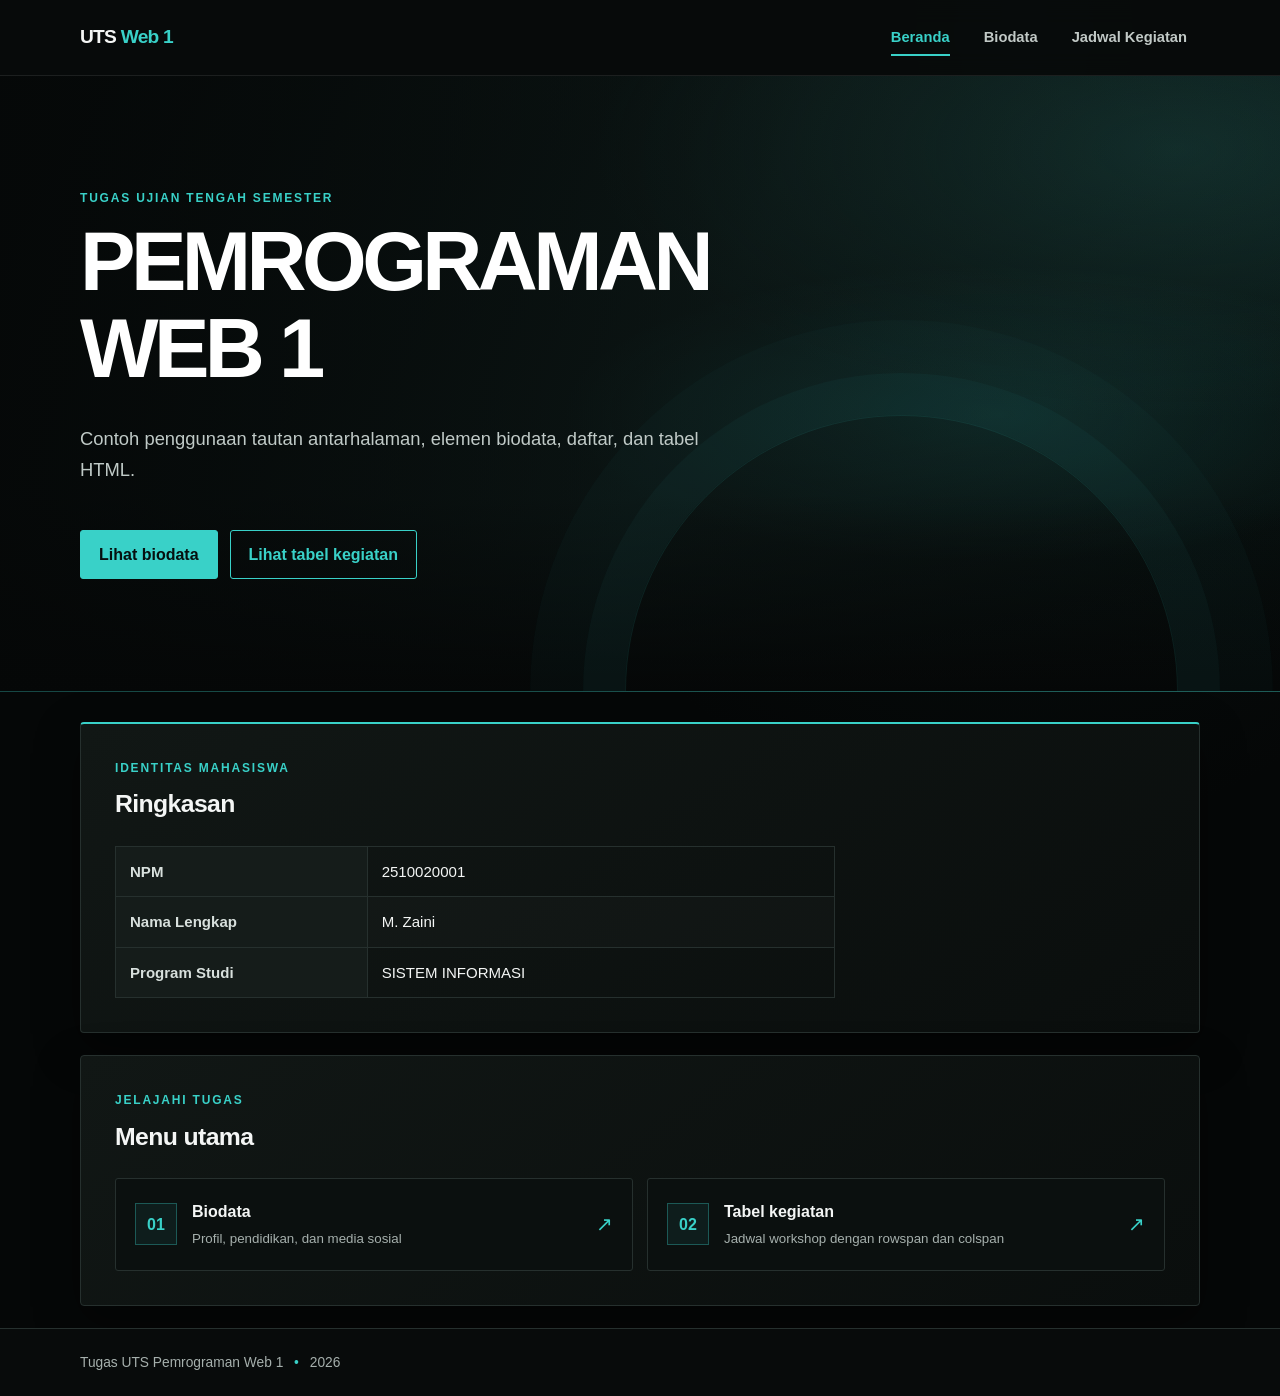
<file: index.html>
<!doctype html>
<html lang="id">
<head>
  <meta charset="utf-8">
  <meta name="viewport" content="width=device-width, initial-scale=1">
  <meta name="description" content="Tugas UTS Pemrograman Web 1">
  <title>Beranda | UTS Pemrograman Web 1</title>
  <link rel="stylesheet" href="styles.css">
</head>
<body>
  <header class="site-header">
    <a class="brand" href="index.html">UTS <span>Web 1</span></a>
    <nav aria-label="Navigasi utama">
      <a class="active" href="index.html">Beranda</a>
      <a href="biodata.html">Biodata</a>
      <a href="tabel.html">Jadwal Kegiatan</a>
    </nav>
  </header>

  <main class="container">
    <section class="hero">
      <p class="eyebrow">Tugas Ujian Tengah Semester</p>
      <h1>Pemrograman Web 1</h1>
      <p class="lead">Contoh penggunaan tautan antarhalaman, elemen biodata, daftar, dan tabel HTML.</p>
      <div class="hero-actions">
        <a class="button" href="biodata.html">Lihat biodata</a>
        <a class="button button-outline" href="tabel.html">Lihat tabel kegiatan</a>
      </div>
    </section>

    <section class="panel summary" aria-labelledby="identitas-title">
      <div class="section-heading">
        <p class="eyebrow">Identitas mahasiswa</p>
        <h2 id="identitas-title">Ringkasan</h2>
      </div>
      <div class="table-wrap"><table class="identity-table">
        <tbody>
          <tr><th scope="row">NPM</th><td>2510020001</td></tr>
          <tr><th scope="row">Nama Lengkap</th><td>M. Zaini</td></tr>
          <tr><th scope="row">Program Studi</th><td>SISTEM INFORMASI</td></tr>
        </tbody>
      </table></div>
    </section>

    <section class="panel menu-panel" aria-labelledby="menu-title">
      <div class="section-heading">
        <p class="eyebrow">Jelajahi tugas</p>
        <h2 id="menu-title">Menu utama</h2>
      </div>
      <div class="card-grid">
        <a class="nav-card" href="biodata.html"><span class="card-number">01</span><span><strong>Biodata</strong><small>Profil, pendidikan, dan media sosial</small></span><span class="arrow" aria-hidden="true">↗</span></a>
        <a class="nav-card" href="tabel.html"><span class="card-number">02</span><span><strong>Tabel kegiatan</strong><small>Jadwal workshop dengan rowspan dan colspan</small></span><span class="arrow" aria-hidden="true">↗</span></a>
      </div>
    </section>
  </main>
  <footer class="site-footer"><div class="container">Tugas UTS Pemrograman Web 1 <span>•</span> 2026</div></footer>
</body>
</html>
</file>
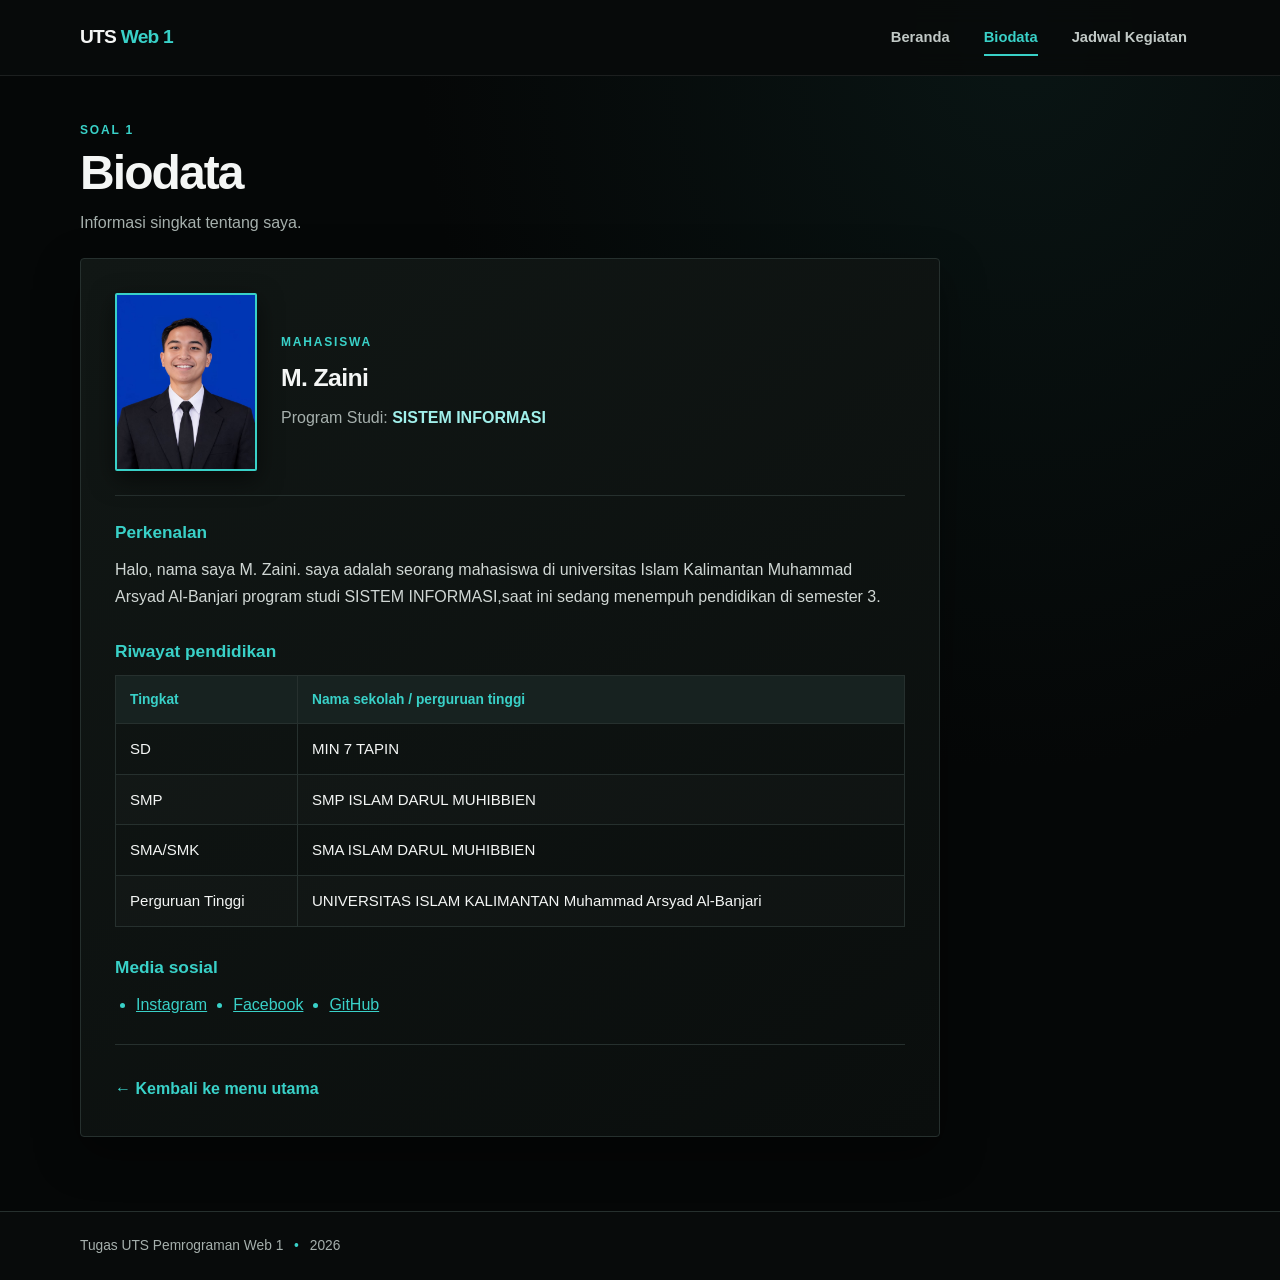
<file: biodata.html>
<!doctype html>
<html lang="id">
<head>
  <meta charset="utf-8">
  <meta name="viewport" content="width=device-width, initial-scale=1">
  <meta name="description" content="Biodata mahasiswa">
  <title>Biodata | UTS Pemrograman Web 1</title>
  <link rel="stylesheet" href="styles.css">
</head>
<body>
  <header class="site-header">
    <a class="brand" href="index.html">UTS <span>Web 1</span></a>
    <nav aria-label="Navigasi utama">
      <a href="index.html">Beranda</a>
      <a class="active" href="biodata.html">Biodata</a>
      <a href="tabel.html">Jadwal Kegiatan</a>
    </nav>
  </header>
  <main class="container page-main">
    <div class="page-intro"><p class="eyebrow">Soal 1</p><h1>Biodata</h1><p>Informasi singkat tentang saya.</p></div>
    <article class="panel profile-panel">
      <div class="profile-top">
        <img class="profile-photo" src="assets/foto-profil.jpeg" alt="Foto profil M. Zaini">
        <div><p class="eyebrow">Mahasiswa</p><h2>M. Zaini</h2><p class="profile-subtitle">Program Studi: <strong>SISTEM INFORMASI</strong></p></div>
      </div>
      <hr>
      <section class="prose">
        <h3>Perkenalan</h3>
        <p>Halo, nama saya M. Zaini. saya adalah seorang mahasiswa di universitas Islam Kalimantan Muhammad Arsyad Al-Banjari program studi SISTEM INFORMASI,saat ini sedang menempuh pendidikan di semester 3.</p>
      </section>
      <section class="prose">
        <h3>Riwayat pendidikan</h3>
        <div class="table-wrap"><table>
          <thead><tr><th scope="col">Tingkat</th><th scope="col">Nama sekolah / perguruan tinggi</th></tr></thead>
          <tbody>
            <tr><td>SD</td><td>MIN 7 TAPIN</td></tr>
            <tr><td>SMP</td><td>SMP ISLAM DARUL MUHIBBIEN</td></tr>
            <tr><td>SMA/SMK</td><td>SMA ISLAM DARUL MUHIBBIEN </td></tr>
            <tr><td>Perguruan Tinggi</td><td>UNIVERSITAS ISLAM KALIMANTAN Muhammad Arsyad Al-Banjari</td></tr>
          </tbody>
        </table></div>
      </section>
      <section class="prose">
        <h3>Media sosial</h3>
        <ul class="social-list">
          <li><a href="https://www.instagram.com/" target="_blank" rel="noreferrer">Instagram</a></li>
          <li><a href="https://www.facebook.com/" target="_blank" rel="noreferrer">Facebook</a></li>
          <li><a href="https://github.com/" target="_blank" rel="noreferrer">GitHub</a></li>
        </ul>
      </section>
      <hr>
      <a class="back-link" href="index.html">← Kembali ke menu utama</a>
    </article>
  </main>
  <footer class="site-footer"><div class="container">Tugas UTS Pemrograman Web 1 <span>•</span> 2026</div></footer>
</body>
</html>
</file>
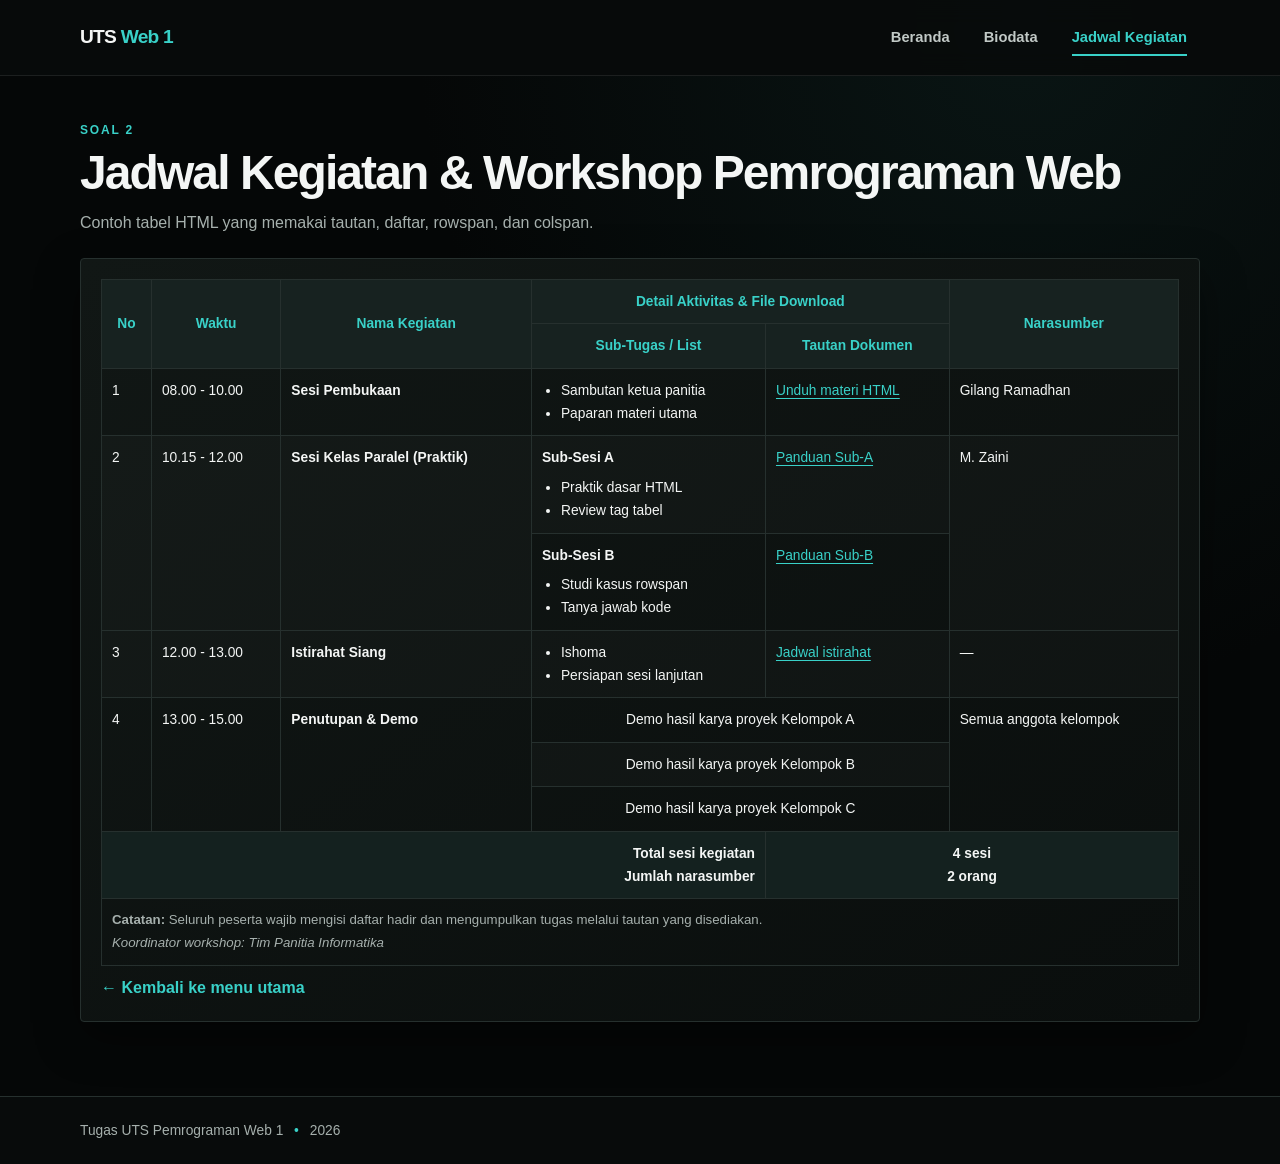
<file: tabel.html>
<!doctype html>
<html lang="id">
<head>
  <meta charset="utf-8">
  <meta name="viewport" content="width=device-width, initial-scale=1">
  <meta name="description" content="Jadwal kegiatan dan workshop pemrograman web">
  <title>Jadwal Kegiatan | UTS Pemrograman Web 1</title>
  <link rel="stylesheet" href="styles.css">
</head>
<body>
  <header class="site-header">
    <a class="brand" href="index.html">UTS <span>Web 1</span></a>
    <nav aria-label="Navigasi utama">
      <a href="index.html">Beranda</a>
      <a href="biodata.html">Biodata</a>
      <a class="active" href="tabel.html">Jadwal Kegiatan</a>
    </nav>
  </header>
  <main class="container page-main">
    <div class="page-intro"><p class="eyebrow">Soal 2</p><h1>Jadwal Kegiatan &amp; Workshop Pemrograman Web</h1><p>Contoh tabel HTML yang memakai tautan, daftar, rowspan, dan colspan.</p></div>
    <section class="panel schedule-panel">
      <div class="table-wrap"><table class="schedule-table">
        <thead>
          <tr><th scope="col" rowspan="2">No</th><th scope="col" rowspan="2">Waktu</th><th scope="col" rowspan="2">Nama Kegiatan</th><th scope="colgroup" colspan="2">Detail Aktivitas &amp; File Download</th><th scope="col" rowspan="2">Narasumber</th></tr>
          <tr><th scope="col">Sub-Tugas / List</th><th scope="col">Tautan Dokumen</th></tr>
        </thead>
        <tbody>
          <tr><td>1</td><td>08.00 - 10.00</td><td><strong>Sesi Pembukaan</strong></td><td><ul><li>Sambutan ketua panitia</li><li>Paparan materi utama</li></ul></td><td><a href="https://developer.mozilla.org/id/docs/Learn_web_development/Core/Structuring_content" target="_blank" rel="noreferrer">Unduh materi HTML</a></td><td>Gilang Ramadhan</td></tr>
          <tr><td rowspan="2">2</td><td rowspan="2">10.15 - 12.00</td><td rowspan="2"><strong>Sesi Kelas Paralel (Praktik)</strong></td><td><strong>Sub-Sesi A</strong><ul><li>Praktik dasar HTML</li><li>Review tag tabel</li></ul></td><td><a href="https://developer.mozilla.org/id/docs/Web/HTML/Element/table" target="_blank" rel="noreferrer">Panduan Sub-A</a></td><td rowspan="2">M. Zaini</td></tr>
          <tr><td><strong>Sub-Sesi B</strong><ul><li>Studi kasus rowspan</li><li>Tanya jawab kode</li></ul></td><td><a href="https://developer.mozilla.org/en-US/docs/Web/HTML/Element/td" target="_blank" rel="noreferrer">Panduan Sub-B</a></td></tr>
          <tr><td>3</td><td>12.00 - 13.00</td><td><strong>Istirahat Siang</strong></td><td><ul><li>Ishoma</li><li>Persiapan sesi lanjutan</li></ul></td><td><a href="https://developer.mozilla.org/id/docs/Web/HTML/Element/time" target="_blank" rel="noreferrer">Jadwal istirahat</a></td><td>—</td></tr>
          <tr><td rowspan="3">4</td><td rowspan="3">13.00 - 15.00</td><td rowspan="3"><strong>Penutupan &amp; Demo</strong></td><td colspan="2">Demo hasil karya proyek Kelompok A</td><td rowspan="3">Semua anggota kelompok</td></tr>
          <tr><td colspan="2">Demo hasil karya proyek Kelompok B</td></tr>
          <tr><td colspan="2">Demo hasil karya proyek Kelompok C</td></tr>
          <tr class="totals"><td colspan="4" class="total-label">Total sesi kegiatan<br>Jumlah narasumber</td><td colspan="2"><strong>4 sesi<br>2 orang</strong></td></tr>
        </tbody>
        <tfoot><tr><td colspan="6"><strong>Catatan:</strong> Seluruh peserta wajib mengisi daftar hadir dan mengumpulkan tugas melalui tautan yang disediakan.<br><em>Koordinator workshop: Tim Panitia Informatika</em></td></tr></tfoot>
      </table></div>
      <a class="back-link" href="index.html">← Kembali ke menu utama</a>
    </section>
  </main>
  <footer class="site-footer"><div class="container">Tugas UTS Pemrograman Web 1 <span>•</span> 2026</div></footer>
</body>
</html>
</file>
<file: styles.css>
:root {
  color-scheme: dark;
  --ink: #f4f6f5;
  --muted: #a6b0ad;
  --accent: #39d1c8;
  --accent-soft: #a1f0eb;
  --line: #26302e;
  --surface: #101514;
  --surface-raised: #151c1a;
  --page: #050707;
  font-family: Inter, "Segoe UI", Arial, sans-serif;
}

* { box-sizing: border-box; }
html { scroll-behavior: smooth; }
body {
  margin: 0;
  color: var(--ink);
  background:
    radial-gradient(ellipse at 80% 2%, #12312e55 0, transparent 38rem),
    var(--page);
  line-height: 1.7;
}
a { color: var(--accent); }
a:hover { color: var(--accent-soft); }
a:focus-visible, button:focus-visible {
  outline: 3px solid var(--accent);
  outline-offset: 4px;
  border-radius: 4px;
}

.site-header {
  position: relative;
  z-index: 2;
  min-height: 76px;
  display: flex;
  align-items: center;
  justify-content: space-between;
  gap: 24px;
  padding: 0 max(24px, calc((100vw - 1120px) / 2));
  background: #080b0bf2;
  border-bottom: 1px solid #ffffff16;
  backdrop-filter: blur(12px);
}
.brand {
  color: var(--ink);
  text-decoration: none;
  font-size: 1.2rem;
  font-weight: 800;
  letter-spacing: -.04em;
}
.brand span { color: var(--accent); }
nav { display: flex; flex-wrap: wrap; gap: 8px; }
nav a {
  position: relative;
  padding: 9px 13px;
  color: #c1c9c6;
  text-decoration: none;
  font-size: .92rem;
  font-weight: 600;
  transition: color .18s ease;
}
nav a::after {
  position: absolute;
  right: 13px;
  bottom: 3px;
  left: 13px;
  height: 2px;
  background: var(--accent);
  content: "";
  transform: scaleX(0);
  transform-origin: left;
  transition: transform .18s ease;
}
nav a:hover, nav a.active { color: var(--accent); }
nav a:hover::after, nav a.active::after { transform: scaleX(1); }

.container { width: min(1120px, calc(100% - 40px)); margin-inline: auto; }
.hero {
  position: relative;
  isolation: isolate;
  width: 100vw;
  min-height: clamp(390px, 53vw, 610px);
  display: flex;
  flex-direction: column;
  justify-content: center;
  overflow: hidden;
  margin: 0 0 30px calc(50% - 50vw);
  padding: clamp(46px, 9vw, 112px) max(28px, calc((100vw - 1120px) / 2));
  color: white;
  background:
    radial-gradient(ellipse at 78% 55%, #39d1c828 0, transparent 31%),
    radial-gradient(ellipse at 92% 12%, #235f5970 0, transparent 35%),
    linear-gradient(115deg, #08100f 5%, #10201e 53%, #07100f 100%);
  border-bottom: 1px solid #39d1c849;
}
.hero::before, .hero::after {
  position: absolute;
  z-index: -1;
  content: "";
  pointer-events: none;
}
.hero::before {
  inset: 0;
  background: linear-gradient(90deg, #050707dd 0%, #05070782 48%, #05070728 100%),
    linear-gradient(0deg, #050707 0%, transparent 32%);
}
.hero::after {
  width: min(43vw, 560px);
  aspect-ratio: 1;
  right: 8%;
  bottom: -45%;
  border: 1px solid #39d1c81c;
  border-radius: 50%;
  box-shadow: 0 0 0 42px #39d1c80a, 0 0 0 95px #39d1c806;
}
.hero .eyebrow { color: var(--accent); }
.hero h1 {
  max-width: 760px;
  margin: 6px 0 12px;
  font-size: clamp(2.5rem, 7vw, 5.2rem);
  line-height: 1.04;
  letter-spacing: -.055em;
  text-transform: uppercase;
}
.lead { max-width: 620px; color: #c0cac7; font-size: clamp(1rem, 2vw, 1.15rem); }
.eyebrow {
  margin: 0 0 5px;
  color: var(--accent);
  font-size: .75rem;
  font-weight: 800;
  text-transform: uppercase;
  letter-spacing: .15em;
}
.hero-actions { display: flex; flex-wrap: wrap; gap: 12px; margin-top: 26px; }
.button {
  display: inline-flex;
  align-items: center;
  justify-content: center;
  min-height: 46px;
  padding: 10px 18px;
  border: 1px solid var(--accent);
  border-radius: 3px;
  background: var(--accent);
  color: #06100f;
  font-weight: 800;
  text-decoration: none;
  transition: background .18s ease, color .18s ease, transform .18s ease;
}
.button:hover { transform: translateY(-2px); background: var(--accent-soft); color: #06100f; }
.button-outline { color: var(--accent); background: transparent; }
.button-outline:hover { color: #06100f; background: var(--accent); }

.panel {
  margin: 22px 0;
  padding: clamp(22px, 4vw, 34px);
  border: 1px solid var(--line);
  border-radius: 4px;
  background: linear-gradient(145deg, #111715, #0a0e0d);
  box-shadow: 0 16px 45px #0006;
}
.section-heading { margin-bottom: 20px; }
.section-heading h2, .profile-top h2 { margin: 0; font-size: 1.55rem; letter-spacing: -.025em; }
.summary { border-top: 2px solid var(--accent); }
.identity-table { max-width: 720px; }
table { width: 100%; border-collapse: collapse; font-size: .94rem; }
th, td { padding: 12px 14px; border: 1px solid var(--line); text-align: left; vertical-align: top; }
thead th { color: var(--accent); background: #172220; font-size: .86rem; }
.identity-table th { width: 35%; color: #d8e0dd; background: #151c1a; }
tbody tr:nth-child(even) { background: #ffffff04; }

.card-grid { display: grid; grid-template-columns: repeat(2, minmax(0, 1fr)); gap: 14px; }
.nav-card {
  display: grid;
  grid-template-columns: auto 1fr auto;
  align-items: center;
  gap: 15px;
  padding: 19px;
  border: 1px solid var(--line);
  border-radius: 3px;
  color: var(--ink);
  background: #0b100f;
  text-decoration: none;
  transition: transform .18s ease, border-color .18s ease, background .18s ease;
}
.nav-card:hover { transform: translateY(-3px); border-color: var(--accent); background: #101a18; }
.card-number {
  display: grid;
  width: 42px;
  height: 42px;
  place-items: center;
  border: 1px solid #39d1c855;
  color: var(--accent);
  background: #39d1c811;
  font-weight: 800;
}
.nav-card strong, .nav-card small { display: block; }
.nav-card small { margin-top: 3px; color: var(--muted); }
.arrow { color: var(--accent); font-size: 1.25rem; }

.page-main { min-height: calc(100vh - 150px); padding-top: 44px; padding-bottom: 52px; }
.page-intro { margin: 0 0 22px; }
.page-intro h1 {
  margin: 0;
  color: var(--ink);
  font-size: clamp(2rem, 4vw, 3rem);
  line-height: 1.15;
  letter-spacing: -.04em;
}
.page-intro > p:last-child { margin: 8px 0 0; color: var(--muted); }
.profile-panel { max-width: 860px; }
.profile-top { display: flex; align-items: center; gap: 24px; padding-bottom: 24px; }
.profile-photo {
  width: 142px;
  height: 178px;
  object-fit: cover;
  object-position: center 28%;
  border: 2px solid var(--accent);
  border-radius: 2px;
  box-shadow: 0 8px 25px #0008;
  background: var(--surface-raised);
}
.profile-subtitle { margin: 5px 0 0; color: var(--muted); }
.profile-subtitle strong { color: var(--accent-soft); }
hr { height: 1px; border: 0; background: var(--line); margin: 0 0 22px; }
.prose { margin: 20px 0 26px; }
.prose h3 { margin: 0 0 9px; color: var(--accent); font-size: 1.08rem; }
.prose p { margin: 0; color: #d0d7d4; }
.social-list { display: flex; flex-wrap: wrap; gap: 10px 26px; margin: 0; padding-left: 21px; }
.social-list li::marker { color: var(--accent); }
.back-link { display: inline-flex; margin-top: 8px; color: var(--accent); font-weight: 700; text-decoration: none; }
.back-link:hover { color: var(--accent-soft); }

.schedule-panel { padding: 20px; }
.table-wrap { width: 100%; overflow-x: auto; }
.schedule-table { min-width: 920px; font-size: .86rem; }
.schedule-table th, .schedule-table td { padding: 10px; }
.schedule-table th { text-align: center; vertical-align: middle; }
.schedule-table td:nth-child(1), .schedule-table td:nth-child(2) { white-space: nowrap; }
.schedule-table ul { margin: 0; padding-left: 19px; }
.schedule-table strong + ul { margin-top: 6px; }
.schedule-table td[colspan="2"] { text-align: center; }
.schedule-table .totals { background: #14211f; }
.schedule-table .total-label { text-align: right; font-weight: 700; }
.schedule-table tfoot td { color: var(--muted); font-size: .83rem; }
.schedule-table a { text-underline-offset: 3px; }

.site-footer {
  padding: 22px 0;
  color: var(--muted);
  font-size: .86rem;
  border-top: 1px solid var(--line);
  background: #080b0b;
}
.site-footer span { padding-inline: 7px; color: var(--accent); }

@media (max-width: 700px) {
  .site-header { align-items: flex-start; flex-direction: column; padding: 15px 20px; gap: 8px; }
  nav { width: 100%; gap: 0; }
  nav a { padding: 8px 10px; }
  nav a::after { right: 10px; left: 10px; }
  .container { width: min(100% - 28px, 1120px); }
  .hero { min-height: 430px; margin-bottom: 20px; padding: 54px 24px; }
  .hero::after { right: -20%; bottom: -24%; width: 78vw; }
  .hero h1 { font-size: clamp(2.35rem, 12vw, 3.7rem); }
  .card-grid { grid-template-columns: 1fr; }
  .profile-top { align-items: flex-start; gap: 16px; }
  .profile-photo { width: 108px; height: 138px; }
  .schedule-panel { padding: 12px; }
  .page-main { padding-top: 30px; }
}

@media (prefers-reduced-motion: reduce) {
  html { scroll-behavior: auto; }
  *, *::before, *::after { transition-duration: .01ms !important; animation-duration: .01ms !important; }
}
</file>
